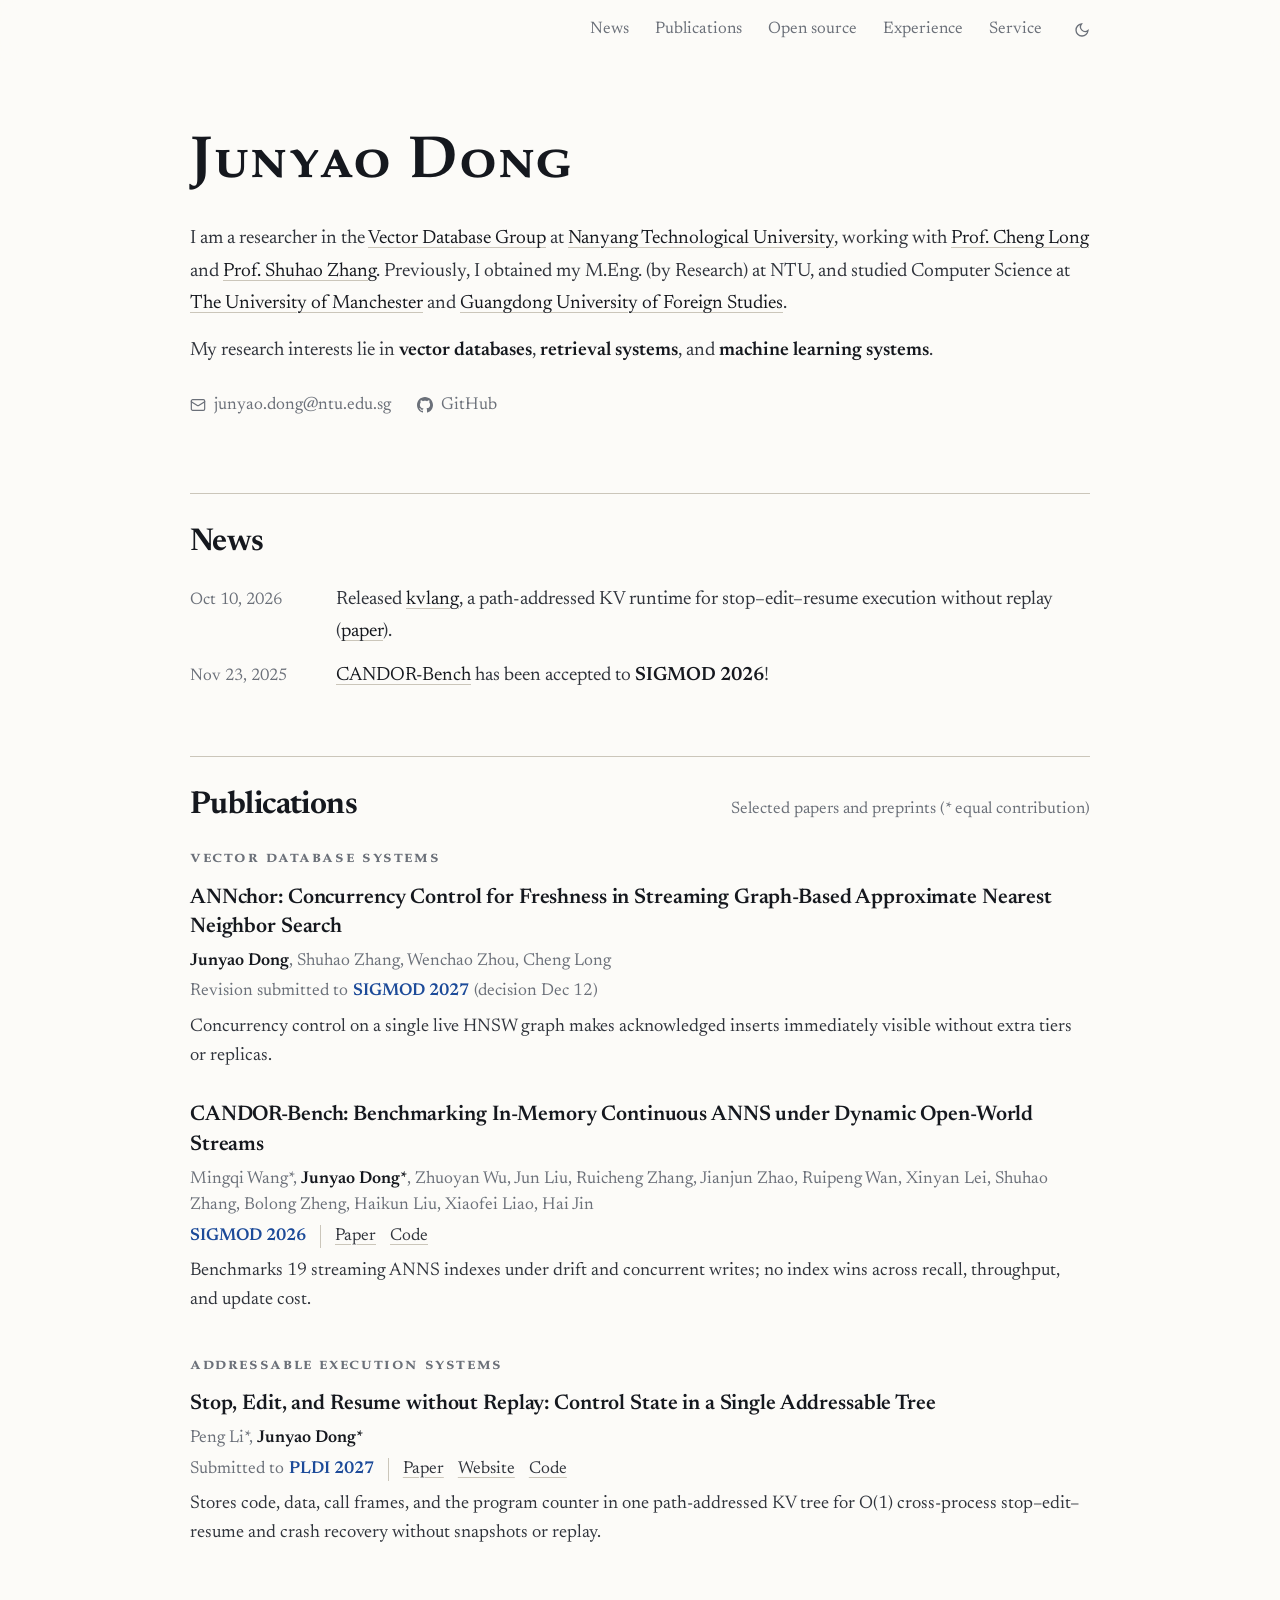
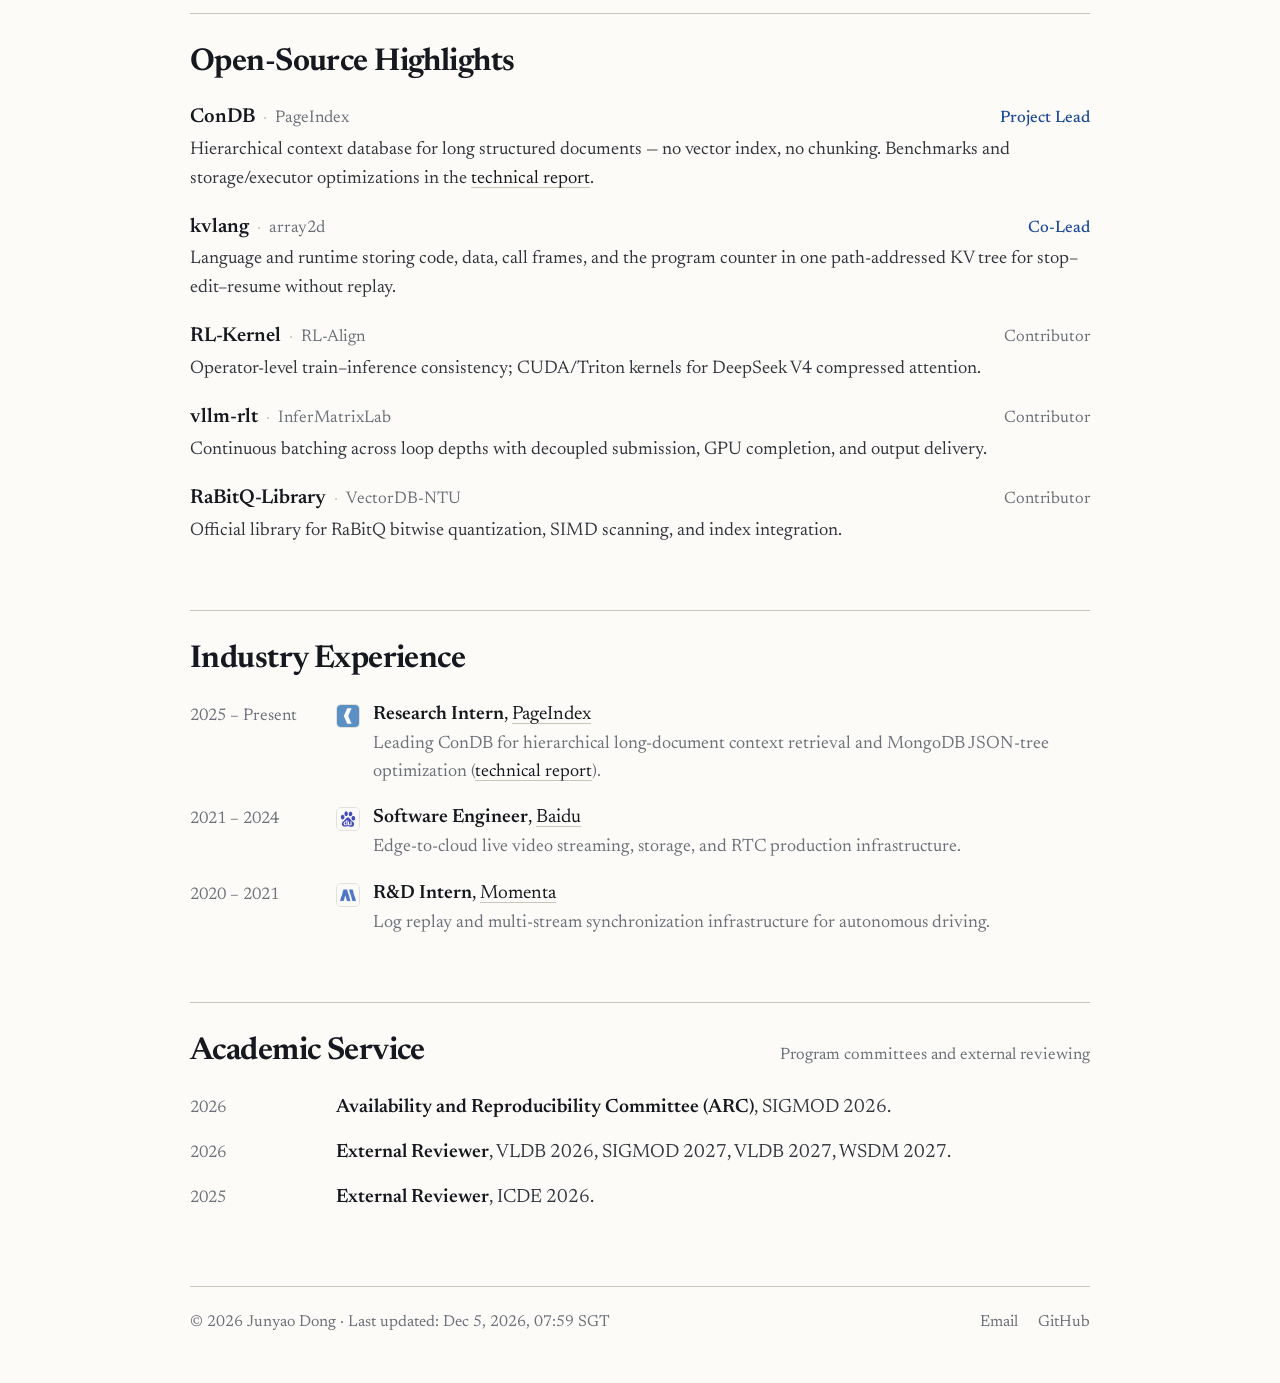
<file: index.html>
<!DOCTYPE html>
<html lang="en">
<head>
    <meta charset="UTF-8">
    <meta name="viewport" content="width=device-width, initial-scale=1.0">
    <title>Junyao Dong</title>
    <meta name="theme-color" content="#fcfbf8">
    <script>
        /* Light by default; a manual toggle lasts for the session. Runs before first paint. */
        (function () {
            var html = document.documentElement;
            var saved = null;
            try { saved = sessionStorage.getItem("theme"); } catch (e) {}
            var dark = saved === "dark";
            html.setAttribute("data-theme", dark ? "dark" : "light");
            if (dark) document.querySelector('meta[name="theme-color"]').setAttribute("content", "#0e1116");
        })();
    </script>
    <meta name="author" content="Junyao Dong">
    <meta name="description" content="Junyao Dong — Researcher in the Vector Database Group at Nanyang Technological University. Research on vector databases, retrieval systems, and machine learning systems.">
    <meta property="og:title" content="Junyao Dong">
    <meta property="og:description" content="Researcher @ Nanyang Technological University · Vector Databases, Retrieval Systems &amp; ML Systems">
    <meta property="og:type" content="website">
    <meta property="og:url" content="https://junyaodong.github.io/">
    <meta name="twitter:card" content="summary">
    <link rel="canonical" href="https://junyaodong.github.io/">
    <link rel="icon" type="image/svg+xml" href="favicon.svg">
    <link rel="apple-touch-icon" sizes="180x180" href="apple-touch-icon.png">
    <link rel="preload" href="fonts/newsreader-latin.woff2" as="font" type="font/woff2" crossorigin>
    <link rel="preload" href="fonts/name-display.woff2" as="font" type="font/woff2" crossorigin>
    <link rel="stylesheet" href="stylesheet.css?v=61">
</head>
<body>
    <a class="skip-link" href="#main">Skip to content</a>
    <nav class="nav" aria-label="Sections">
        <div class="nav-inner">
            <a class="brand" href="#about">Junyao Dong</a>
            <div class="nav-links">
                <a href="#news">News</a>
                <a href="#publications">Publications</a>
                <a href="#open-source">Open source</a>
                <a href="#experience">Experience</a>
                <a href="#service">Service</a>
                <!-- CV hidden: <a href="CV.pdf" target="_blank" rel="noopener noreferrer">CV</a> -->
            </div>
            <button class="theme-toggle" id="theme-toggle" type="button" aria-label="Dark mode" aria-pressed="false">
                <svg class="icon-sun" xmlns="http://www.w3.org/2000/svg" width="16" height="16" viewBox="0 0 24 24" fill="none" stroke="currentColor" stroke-width="2"><circle cx="12" cy="12" r="5"/><path d="M12 1v2M12 21v2M4.2 4.2l1.4 1.4M18.4 18.4l1.4 1.4M1 12h2M21 12h2M4.2 19.8l1.4-1.4M18.4 5.6l1.4-1.4"/></svg>
                <svg class="icon-moon" xmlns="http://www.w3.org/2000/svg" width="16" height="16" viewBox="0 0 24 24" fill="none" stroke="currentColor" stroke-width="2"><path d="M21 12.8A9 9 0 1 1 11.2 3 7 7 0 0 0 21 12.8z"/></svg>
            </button>
        </div>
    </nav>

    <header class="hero" id="about">
        <div class="wrap">
            <h1><span class="name">Junyao Dong</span></h1>
            <div class="hero-body">
                <p class="bio">
                    I am a researcher in the <a href="https://vectordb-ntu.github.io/" target="_blank" rel="noopener noreferrer">Vector Database Group</a> at <a href="https://www.ntu.edu.sg/" target="_blank" rel="noopener noreferrer">Nanyang Technological University</a>, working with
                    <a href="https://personal.ntu.edu.sg/c.long/" target="_blank" rel="noopener noreferrer">Prof. Cheng Long</a> and
                    <a href="https://shuhaozhangtony.github.io/" target="_blank" rel="noopener noreferrer">Prof. Shuhao Zhang</a>.
                    Previously, I obtained my M.Eng. (by Research) at NTU, and studied Computer Science at <a href="https://www.manchester.ac.uk/" target="_blank" rel="noopener noreferrer">The University of Manchester</a> and <a href="https://www.gdufs.edu.cn/" target="_blank" rel="noopener noreferrer">Guangdong University of Foreign Studies</a>.
                </p>
                <p class="bio">
                    My research interests lie in <strong>vector databases</strong>, <strong>retrieval systems</strong>, and <strong>machine learning systems</strong>.
                </p>
                <div class="contact">
                    <a class="contact-chip" href="mailto:junyao.dong@ntu.edu.sg">
                        <svg aria-hidden="true" xmlns="http://www.w3.org/2000/svg" width="15" height="15" viewBox="0 0 24 24" fill="none" stroke="currentColor" stroke-width="1.8" stroke-linecap="round" stroke-linejoin="round"><rect x="2" y="4" width="20" height="16" rx="2"/><path d="m22 7-8.97 5.7a1.94 1.94 0 0 1-2.06 0L2 7"/></svg>
                        <span>junyao.dong@ntu.edu.sg</span>
                    </a>
                    <!-- CV hidden:
                    <a class="contact-chip" href="CV.pdf" target="_blank" rel="noopener noreferrer">
                        <svg aria-hidden="true" xmlns="http://www.w3.org/2000/svg" width="15" height="15" viewBox="0 0 24 24" fill="none" stroke="currentColor" stroke-width="2" stroke-linecap="round" stroke-linejoin="round"><path d="M14 2H6a2 2 0 0 0-2 2v16a2 2 0 0 0 2 2h12a2 2 0 0 0 2-2V8z"/><polyline points="14 2 14 8 20 8"/><line x1="16" y1="13" x2="8" y2="13"/><line x1="16" y1="17" x2="8" y2="17"/></svg>
                        <span>CV</span>
                    </a>
                    -->
                    <a class="contact-chip" href="https://github.com/carsontung666" target="_blank" rel="noopener noreferrer">
                        <svg aria-hidden="true" xmlns="http://www.w3.org/2000/svg" width="15" height="15" viewBox="0 0 24 24" fill="currentColor"><path d="M12 0c-6.626 0-12 5.373-12 12 0 5.302 3.438 9.8 8.207 11.387.599.111.793-.261.793-.577v-2.234c-3.338.726-4.033-1.416-4.033-1.416-.546-1.387-1.333-1.756-1.333-1.756-1.089-.745.083-.729.083-.729 1.205.084 1.839 1.237 1.839 1.237 1.07 1.834 2.807 1.304 3.492.997.107-.775.418-1.305.762-1.604-2.665-.305-5.467-1.334-5.467-5.931 0-1.311.469-2.381 1.236-3.221-.124-.303-.535-1.524.117-3.176 0 0 1.008-.322 3.301 1.23.957-.266 1.983-.399 3.003-.404 1.02.005 2.047.138 3.006.404 2.291-1.552 3.297-1.23 3.297-1.23.653 1.653.242 2.874.118 3.176.77.84 1.235 1.911 1.235 3.221 0 4.609-2.807 5.624-5.479 5.921.43.372.823 1.102.823 2.222v3.293c0 .319.192.694.801.576 4.765-1.586 8.199-6.086 8.199-11.386 0-6.627-5.373-12-12-12z"/></svg>
                        <span>GitHub</span>
                    </a>
                </div>
            </div>
        </div>
    </header>

    <main id="main" tabindex="-1">
        <section class="section" id="news">
            <div class="wrap">
                <header class="section-head">
                    <h2>News</h2>
                </header>
                <div class="section-body">
                    <!--
                        [DEC 12 FLIP]:
                        <div class="news-row">
                            <span class="date">Dec &apos;26</span>
                            <span><strong>ANNchor</strong> has been accepted to <strong>SIGMOD 2027</strong>!</span>
                        </div>
                    -->
                    <div class="news-row">
                        <span class="date">Oct 10, 2026</span>
                        <span>Released <a href="https://github.com/array2d/kvlang" target="_blank" rel="noopener noreferrer">kvlang</a>, a path-addressed KV runtime for stop–edit–resume execution without replay (<a href="papers/kvlang.pdf" target="_blank" rel="noopener noreferrer">paper</a>).</span>
                    </div>
                    <div class="news-row">
                        <span class="date">Nov 23, 2025</span>
                        <span><a href="https://dl.acm.org/doi/10.1145/3786630" target="_blank" rel="noopener noreferrer">CANDOR-Bench</a> has been accepted to <strong>SIGMOD 2026</strong>!</span>
                    </div>
                </div>
            </div>
        </section>

        <section class="section" id="publications">
            <div class="wrap">
                <header class="section-head">
                    <h2>Publications</h2>
                    <p>Selected papers and preprints (* equal contribution)</p>
                </header>
                <div class="section-body">

                    <div class="theme infra" id="pubs-infra">
                        <div class="theme-head">
                            <h3>Vector Database Systems</h3>
                        </div>

                        <article class="pub" id="p-annchor">
                            <h4>ANNchor: Concurrency Control for Freshness in Streaming Graph-Based Approximate Nearest Neighbor Search</h4>
                            <p class="authors"><strong>Junyao Dong</strong>, Shuhao Zhang, Wenchao Zhou, Cheng Long</p>
                            <div class="pub-meta">
                                <span class="venue pending">Revision submitted to</span>
                                <span class="venue revision">SIGMOD 2027</span>
                                <span class="venue pending">(decision Dec 12)</span>
                            </div>
                            <p class="summary">Concurrency control on a single live HNSW graph makes acknowledged inserts immediately visible without extra tiers or replicas.</p>
                        </article>

                        <article class="pub" id="p-candor">
                            <h4><a href="https://dl.acm.org/doi/10.1145/3786630" target="_blank" rel="noopener noreferrer">CANDOR-Bench: Benchmarking In-Memory Continuous ANNS under Dynamic Open-World Streams</a></h4>
                            <p class="authors">Mingqi Wang*, <strong>Junyao Dong*</strong>, Zhuoyan Wu, Jun Liu, Ruicheng Zhang, Jianjun Zhao, Ruipeng Wan, Xinyan Lei, Shuhao Zhang, Bolong Zheng, Haikun Liu, Xiaofei Liao, Hai Jin</p>
                            <div class="pub-meta">
                                <span class="venue accepted">SIGMOD 2026</span>
                                <div class="pub-links">
                                    <a href="https://dl.acm.org/doi/10.1145/3786630" target="_blank" rel="noopener noreferrer">Paper</a>
                                    <a href="https://github.com/intellistream/SAGE-DB-Bench" target="_blank" rel="noopener noreferrer">Code</a>
                                </div>
                            </div>
                            <p class="summary">Benchmarks 19 streaming ANNS indexes under drift and concurrent writes; no index wins across recall, throughput, and update cost.</p>
                        </article>
                    </div>

                    <div class="theme opt" id="pubs-opt">
                        <div class="theme-head">
                            <h3>Addressable Execution Systems</h3>
                        </div>

                        <article class="pub" id="p-kvlang">
                            <h4><a href="papers/kvlang.pdf" target="_blank" rel="noopener noreferrer">Stop, Edit, and Resume without Replay: Control State in a Single Addressable Tree</a></h4>
                            <p class="authors">Peng Li*, <strong>Junyao Dong*</strong></p>
                            <div class="pub-meta">
                                <span class="venue pending">Submitted to</span>
                                <span class="venue conf">PLDI 2027</span>
                                <div class="pub-links">
                                    <a href="papers/kvlang.pdf" target="_blank" rel="noopener noreferrer">Paper</a>
                                    <a href="https://kvlang.com" target="_blank" rel="noopener noreferrer">Website</a>
                                    <a href="https://github.com/array2d/kvlang" target="_blank" rel="noopener noreferrer">Code</a>
                                </div>
                            </div>
                            <p class="summary">Stores code, data, call frames, and the program counter in one path-addressed KV tree for O(1) cross-process stop–edit–resume and crash recovery without snapshots or replay.</p>
                        </article>
                    </div>
                </div>
            </div>
        </section>

        <section class="section" id="open-source">
            <div class="wrap">
                <header class="section-head">
                    <h2>Open-Source Highlights</h2>
                </header>
                <div class="section-body">
                    <div class="oss-list">
                        <article class="oss-item" id="oss-condb">
                            <div class="oss-top">
                                <div class="oss-title">
                                    <h3><a href="https://github.com/VectifyAI/ConDB" target="_blank" rel="noopener noreferrer">ConDB</a></h3>
                                    <span class="oss-org">PageIndex</span>
                                </div>
                                <span class="oss-role lead">Project Lead</span>
                            </div>
                            <p class="oss-desc">Hierarchical context database for long structured documents — no vector index, no chunking. Benchmarks and storage/executor optimizations in the <a href="reports/json-tree-retrieval.pdf" target="_blank" rel="noopener noreferrer">technical report</a>.</p>
                        </article>

                        <article class="oss-item" id="oss-kvlang">
                            <div class="oss-top">
                                <div class="oss-title">
                                    <h3><a href="https://github.com/array2d/kvlang" target="_blank" rel="noopener noreferrer">kvlang</a></h3>
                                    <span class="oss-org">array2d</span>
                                </div>
                                <span class="oss-role lead">Co-Lead</span>
                            </div>
                            <p class="oss-desc">Language and runtime storing code, data, call frames, and the program counter in one path-addressed KV tree for stop–edit–resume without replay.</p>
                        </article>

                        <article class="oss-item" id="oss-rlkernel">
                            <div class="oss-top">
                                <div class="oss-title">
                                    <h3><a href="https://github.com/RL-Align/RL-Kernel" target="_blank" rel="noopener noreferrer">RL-Kernel</a></h3>
                                    <span class="oss-org">RL-Align</span>
                                </div>
                                <span class="oss-role">Contributor</span>
                            </div>
                            <p class="oss-desc">Operator-level train–inference consistency; CUDA/Triton kernels for DeepSeek V4 compressed attention.</p>
                        </article>

                        <article class="oss-item" id="oss-vllmrlt">
                            <div class="oss-top">
                                <div class="oss-title">
                                    <h3><a href="https://github.com/InferMatrixLab/vllm-rlt" target="_blank" rel="noopener noreferrer">vllm-rlt</a></h3>
                                    <span class="oss-org">InferMatrixLab</span>
                                </div>
                                <span class="oss-role">Contributor</span>
                            </div>
                            <p class="oss-desc">Continuous batching across loop depths with decoupled submission, GPU completion, and output delivery.</p>
                        </article>

                        <article class="oss-item" id="oss-rabitq">
                            <div class="oss-top">
                                <div class="oss-title">
                                    <h3><a href="https://github.com/VectorDB-NTU/RaBitQ-Library" target="_blank" rel="noopener noreferrer">RaBitQ-Library</a></h3>
                                    <span class="oss-org">VectorDB-NTU</span>
                                </div>
                                <span class="oss-role">Contributor</span>
                            </div>
                            <p class="oss-desc">Official library for RaBitQ bitwise quantization, SIMD scanning, and index integration.</p>
                        </article>
                    </div>
                </div>
            </div>
        </section>

        <section class="section" id="experience">
            <div class="wrap">
                <header class="section-head">
                    <h2>Industry Experience</h2>
                </header>
                <div class="section-body">
                    <div class="talk exp-row">
                        <span class="date">2025 – Present</span>
                        <div class="exp-body">
                            <span class="exp-logo" aria-hidden="true"><img src="images/exp-vectify.svg" alt="" loading="lazy"></span>
                            <div class="exp-text">
                                <p class="exp-head"><strong>Research Intern</strong>, <a href="https://pageindex.ai/" target="_blank" rel="noopener noreferrer">PageIndex</a></p>
                                <p class="exp-desc">Leading ConDB for hierarchical long-document context retrieval and MongoDB JSON-tree optimization (<a href="reports/json-tree-retrieval.pdf" target="_blank" rel="noopener noreferrer">technical report</a>).</p>
                            </div>
                        </div>
                    </div>
                    <div class="talk exp-row">
                        <span class="date">2021 – 2024</span>
                        <div class="exp-body">
                            <span class="exp-logo" aria-hidden="true"><img src="images/exp-baidu.svg" alt="" loading="lazy"></span>
                            <div class="exp-text">
                                <p class="exp-head"><strong>Software Engineer</strong>, <a href="https://www.baidu.com/" target="_blank" rel="noopener noreferrer">Baidu</a></p>
                                <p class="exp-desc">Edge-to-cloud live video streaming, storage, and RTC production infrastructure.</p>
                            </div>
                        </div>
                    </div>
                    <div class="talk exp-row">
                        <span class="date">2020 – 2021</span>
                        <div class="exp-body">
                            <span class="exp-logo" aria-hidden="true"><img src="images/exp-momenta.png" alt="" loading="lazy"></span>
                            <div class="exp-text">
                                <p class="exp-head"><strong>R&amp;D Intern</strong>, <a href="https://www.momenta.cn/" target="_blank" rel="noopener noreferrer">Momenta</a></p>
                                <p class="exp-desc">Log replay and multi-stream synchronization infrastructure for autonomous driving.</p>
                            </div>
                        </div>
                    </div>
                </div>
            </div>
        </section>

        <section class="section" id="service">
            <div class="wrap">
                <header class="section-head">
                    <h2>Academic Service</h2>
                    <p>Program committees and external reviewing</p>
                </header>
                <div class="section-body">
                    <div class="talk">
                        <span class="date">2026</span>
                        <p><strong>Availability and Reproducibility Committee (ARC)</strong>, SIGMOD 2026.</p>
                    </div>
                    <div class="talk">
                        <span class="date">2026</span>
                        <p><strong>External Reviewer</strong>, VLDB 2026, SIGMOD 2027, VLDB 2027, WSDM 2027.</p>
                    </div>
                    <div class="talk">
                        <span class="date">2025</span>
                        <p><strong>External Reviewer</strong>, ICDE 2026.</p>
                    </div>
                </div>
            </div>
        </section>
    </main>

    <footer class="footer">
        <div class="wrap footer-row">
            <span>© 2026 Junyao Dong · <span id="last-updated">Last updated: Nov 26, 2026, 21:26 SGT</span></span>
            <div class="footer-links">
                <a href="mailto:junyao.dong@ntu.edu.sg">Email</a>
                <!-- CV hidden: <a href="CV.pdf" target="_blank" rel="noopener noreferrer">CV</a> -->
                <a href="https://github.com/carsontung666" target="_blank" rel="noopener noreferrer">GitHub</a>
            </div>
        </div>
    </footer>
    <script src="site.js?v=17"></script>
    <!-- Default Statcounter code for personal page https://junyaodong.github.io/ -->
    <script type="text/javascript">
    var sc_project=13364389;
    var sc_invisible=1;
    var sc_security="73a1b81e";
    </script>
    <script type="text/javascript" src="https://www.statcounter.com/counter/counter.js" async></script>
    <noscript><div class="statcounter"><a title="Web Analytics" href="https://statcounter.com/" target="_blank" rel="noopener noreferrer"><img class="statcounter" src="https://c.statcounter.com/13364389/0/73a1b81e/1/" alt="" referrerPolicy="no-referrer-when-downgrade"></a></div></noscript>
    <!-- End of Statcounter Code -->
</body>
</html>
</file>
<file: stylesheet.css>
/* Junyao Dong — homepage styles.
   Typeset single column on one warm-paper surface:
   hierarchy comes from type scale, whitespace and hairline rules — no cards.
   Accent colour is reserved for hover, accepted venues and lead roles. */

/* ------------------------------------------------------------------ */
/* Fonts — self-hosted, zero third-party font requests                 */
/* ------------------------------------------------------------------ */
@font-face {
    font-family: "Newsreader";
    src: url("fonts/newsreader-latin.woff2") format("woff2");
    font-weight: 200 800;
    font-style: normal;
    font-display: swap;
}
@font-face {
    font-family: "Newsreader";
    src: url("fonts/newsreader-italic-latin.woff2") format("woff2");
    font-weight: 200 800;
    font-style: italic;
    font-display: swap;
}
@font-face {
    font-family: "JD Name Display";
    src: url("fonts/name-display.woff2") format("woff2");
    font-weight: 700;
    font-style: normal;
    font-display: swap;
}
@font-face {
    font-family: "JD Name Display";
    src: url("fonts/name-display-regular.woff2") format("woff2");
    font-weight: 400;
    font-style: normal;
    font-display: swap;
}

/* ------------------------------------------------------------------ */
/* Tokens                                                              */
/* ------------------------------------------------------------------ */
:root {
    --font-sans: "Newsreader", "Source Serif 4", Georgia, serif;
    --font-name: "JD Name Display", "TeX Gyre Pagella", "Palatino Linotype", Palatino, "Book Antiqua", Georgia, serif;

    --bg: #fcfbf8;            /* warm paper — the only surface */
    --bg-soft: #f2f0ea;       /* hover fill */
    --ink: #15181e;           /* headings & emphasis */
    --text: #30343c;          /* body copy */
    --muted: #6b7079;         /* metadata */
    --line: #e6e2d9;          /* hairline rules */
    --line-strong: #cbc6ba;   /* link underlines, separators */
    --accent: #1d4b99;        /* Oxford-slate blue */
    --accent-tint: #edf2fb;

    --max: 900px;
    --date-w: 124px;
    --gutter: 28px;
    --nav-h: 60px;
    --sec-gap: 64px;          /* whitespace above each section rule */
    color-scheme: light;
}

html[data-theme="dark"] {
    --bg: #0e1116;
    --bg-soft: #1a1f29;
    --ink: #f1f2f5;
    --text: #c9cdd6;
    --muted: #8b93a3;
    --line: #20262f;
    --line-strong: #3a4352;
    --accent: #8ab4f8;
    --accent-tint: rgba(138, 180, 248, 0.12);
    color-scheme: dark;
}

/* ------------------------------------------------------------------ */
/* Base                                                                */
/* ------------------------------------------------------------------ */
* { box-sizing: border-box; }
html {
    font-size: 18px;
    scroll-behavior: smooth;
    /* Sections carry their own top whitespace: anchors land with the rule just under the nav. */
    scroll-padding-top: calc(var(--nav-h) - var(--sec-gap) + 18px);
    -webkit-text-size-adjust: 100%;
    text-size-adjust: 100%;
}
body {
    margin: 0;
    overflow-x: clip;
    background: var(--bg);
    color: var(--text);
    font-family: var(--font-sans);
    font-optical-sizing: auto;
    font-size: 1.07rem;
    line-height: 1.65;
    -webkit-font-smoothing: antialiased;
}
img, svg { max-width: 100%; display: block; }
p { margin: 0; }
strong { color: var(--ink); font-weight: 600; }
::selection { background: rgba(29, 75, 153, 0.16); background: color-mix(in srgb, var(--accent) 18%, transparent); }
:focus-visible { outline: 2px solid var(--accent); outline-offset: 3px; border-radius: 3px; }

/* Links read as ink with a quiet underline; colour only arrives on hover. */
a {
    color: var(--ink);
    text-decoration: underline;
    text-decoration-color: var(--line-strong);
    text-decoration-thickness: 1px;
    text-underline-offset: 0.22em;
    transition: color 0.15s ease, text-decoration-color 0.15s ease;
}
a:hover { color: var(--accent); text-decoration-color: currentColor; }

.brand,
.theme-head h3 {
    font-family: var(--font-name);
    font-variant-caps: all-small-caps;
}

.skip-link {
    position: absolute;
    left: 12px;
    top: -60px;
    z-index: 40;
    padding: 8px 14px;
    border-radius: 6px;
    background: var(--ink);
    color: var(--bg);
    font-size: 0.9rem;
    text-decoration: none;
}
.skip-link:focus { top: 10px; color: var(--bg); text-decoration: none; }
main { padding: 0 0 8px; }
main:focus { outline: none; }

.wrap,
.nav-inner {
    width: min(var(--max), calc(100% - 2 * var(--gutter)));
    margin: 0 auto;
}

/* ------------------------------------------------------------------ */
/* Nav                                                                 */
/* ------------------------------------------------------------------ */
.nav {
    position: sticky;
    top: 0;
    z-index: 30;
    background: var(--bg);
    background: color-mix(in srgb, var(--bg) 88%, transparent);
    backdrop-filter: blur(12px);
    -webkit-backdrop-filter: blur(12px);
    border-bottom: 1px solid transparent;
    transition: border-color 0.2s ease;
}
.nav.scrolled { border-bottom-color: var(--line); }
.nav-inner {
    height: var(--nav-h);
    display: flex;
    align-items: center;
    gap: 24px;
}
.brand {
    color: var(--ink);
    font-weight: 700;
    font-size: 1.02rem;
    letter-spacing: 0.06em;
    white-space: nowrap;
    text-decoration: none;
    transition: color 0.2s ease, opacity 0.25s ease;
}
.brand:hover { color: var(--accent); text-decoration: none; }
/* The hero name sits right below: the nav brand only appears once it scrolls away. */
.nav.at-hero .brand { opacity: 0; pointer-events: none; }

.nav-links { display: flex; gap: clamp(16px, 2.4vw, 26px); margin-left: auto; }
.nav-links a {
    padding: 4px 0;
    color: var(--muted);
    font-size: 0.93rem;
    white-space: nowrap;
    text-decoration: underline;
    text-decoration-color: transparent;
    text-underline-offset: 0.45em;
    transition: color 0.15s ease, text-decoration-color 0.15s ease;
}
.nav-links a:hover { color: var(--ink); text-decoration-color: transparent; }
.nav-links a[aria-current] { color: var(--ink); text-decoration-color: var(--ink); }

.theme-toggle {
    flex: none;
    width: 32px;
    height: 32px;
    margin-right: -8px;
    border: 0;
    border-radius: 999px;
    background: transparent;
    color: var(--muted);
    display: grid;
    place-items: center;
    cursor: pointer;
    transition: background 0.2s ease, color 0.2s ease;
}
.theme-toggle:hover { background: var(--bg-soft); color: var(--ink); }
html[data-theme="dark"] .icon-moon,
html:not([data-theme="dark"]) .icon-sun { display: none; }

/* ------------------------------------------------------------------ */
/* Hero                                                                */
/* ------------------------------------------------------------------ */
.hero { padding: 72px 0 12px; }
.hero h1 {
    margin: 0 0 28px;
    font-family: var(--font-name);
    font-weight: 700;
    font-variant: small-caps;
    font-size: clamp(2.5rem, 6vw, 3.3rem);
    line-height: 1.04;
    letter-spacing: 0.02em;
    color: var(--ink);
}
.bio {
    line-height: 1.7;
}
.bio + .bio { margin-top: 14px; }

.contact {
    display: flex;
    flex-wrap: wrap;
    align-items: center;
    gap: 8px 26px;
    margin-top: 26px;
}
.contact-chip {
    display: inline-flex;
    align-items: center;
    gap: 8px;
    color: var(--muted);
    font-size: 0.96rem;
    line-height: 1.35;
    text-decoration: none;
}
.contact-chip svg {
    flex: none;
    width: 16px;
    height: 16px;
}
.contact-chip:hover { color: var(--accent); text-decoration: none; }

/* ------------------------------------------------------------------ */
/* Sections — a rule opens each section, then a bold heading           */
/* ------------------------------------------------------------------ */
.section { padding: var(--sec-gap) 0 0; }
.section > .wrap {
    border-top: 1px solid var(--line-strong);
    padding-top: 30px;
}
.section-head {
    display: flex;
    flex-wrap: wrap;
    justify-content: space-between;
    align-items: baseline;
    gap: 2px 20px;
    margin-bottom: 22px;
}
.section-head h2 {
    margin: 0;
    color: var(--ink);
    font-family: var(--font-sans);
    font-weight: 650;
    font-size: 1.75rem;
    letter-spacing: -0.018em;
    line-height: 1.2;
}
.section-head p {
    color: var(--muted);
    font-size: 0.92rem;
    line-height: 1.4;
}

/* ------------------------------------------------------------------ */
/* Date-rail rows — News, Experience, Service                          */
/* ------------------------------------------------------------------ */
.news-row,
.talk {
    display: grid;
    grid-template-columns: var(--date-w) minmax(0, 1fr);
    column-gap: 22px;
    align-items: baseline;
}
.news-row + .news-row,
.talk + .talk { margin-top: 13px; }
.date {
    color: var(--muted);
    font-size: 0.94rem;
    font-variant-numeric: tabular-nums lining-nums;
    white-space: nowrap;
}

/* Older news, collapsed */
.earlier { margin-top: 12px; }
.earlier summary {
    list-style: none;
    cursor: pointer;
    color: var(--muted);
    font-size: 0.94rem;
}
.earlier summary::-webkit-details-marker { display: none; }
.earlier summary:hover { color: var(--ink); }
.earlier summary::after { content: " ↓"; }
.earlier[open] summary { margin-bottom: 12px; }
.earlier[open] summary::after { content: " ↑"; }

/* News highlight */
.news-hot .hot-text {
    font-weight: 600;
    background-image: linear-gradient(90deg, #ff3d71, #ff9f1c, #2ec4b6, #3a86ff, #8338ec, #ff3d71);
    background-size: 300% 100%;
    -webkit-background-clip: text;
    background-clip: text;
    -webkit-text-fill-color: transparent;
    color: transparent;
    animation: hot-slide 30s linear infinite;
}
.news-hot .hot-text strong { color: inherit; -webkit-text-fill-color: transparent; }
.news-hot .hot-text a { color: var(--accent); -webkit-text-fill-color: var(--accent); }
html[data-theme="dark"] .news-hot .hot-text {
    background-image: linear-gradient(90deg, #ff7a9c, #ffc266, #5eead4, #7db4ff, #c4a1ff, #ff7a9c);
}
@keyframes hot-slide {
    from { background-position: 0% 50%; }
    to { background-position: 300% 50%; }
}

/* ------------------------------------------------------------------ */
/* Publications — small-caps thrust label, then papers                 */
/* ------------------------------------------------------------------ */
.theme + .theme { margin-top: 38px; }
.theme-head { margin-bottom: 14px; }
.theme-head h3 {
    margin: 0;
    color: var(--muted);
    font-weight: 700;
    font-size: 1rem;
    letter-spacing: 0.09em;
    line-height: 1.25;
}

.pub { scroll-margin-top: calc(var(--sec-gap) + 2px); }
.pub + .pub { margin-top: 30px; }
.pub:target {
    border-radius: 2px;
    background: var(--accent-tint);
    box-shadow: 0 0 0 12px var(--accent-tint);
}

.pub h4 {
    margin: 0;
    color: var(--ink);
    font-size: 1.18rem;
    font-weight: 600;
    line-height: 1.38;
    letter-spacing: -0.006em;
}
.pub h4 a { color: inherit; text-decoration: none; }
.pub h4 a:hover { color: var(--accent); }

.authors {
    margin-top: 6px;
    color: var(--muted);
    font-size: 0.96rem;
    line-height: 1.52;
}
.authors strong { font-weight: 600; }

.pub-meta {
    display: flex;
    flex-wrap: wrap;
    align-items: baseline;
    gap: 4px 0;
    margin-top: 6px;
    font-size: 0.96rem;
    line-height: 1.35;
}
.venue.accepted,
.venue.revision,
.venue.conf { color: var(--accent); font-weight: 600; }
.venue + .venue { margin-left: 0.28em; }
.venue.pending { color: var(--muted); }

.pub-links {
    display: inline-flex;
    flex-wrap: wrap;
    gap: 14px;
    margin-left: 14px;
    padding-left: 14px;
    border-left: 1px solid var(--line-strong);
}
.pub-links a { color: var(--text); }
.pub-links a:hover { color: var(--accent); }

.summary {
    margin-top: 9px;
    font-size: 1.02rem;
    line-height: 1.6;
}

/* ------------------------------------------------------------------ */
/* Open-Source Highlights                                              */
/* ------------------------------------------------------------------ */
.oss-item + .oss-item { margin-top: 20px; }
.oss-top {
    display: flex;
    align-items: baseline;
    justify-content: space-between;
    gap: 16px;
}
.oss-title {
    min-width: 0;
    display: flex;
    flex-wrap: wrap;
    align-items: baseline;
    gap: 0 8px;
}
.oss-item h3 {
    margin: 0;
    font-size: 1.12rem;
    font-weight: 600;
    line-height: 1.38;
    color: var(--ink);
}
.oss-item h3 a { color: inherit; text-decoration: none; }
.oss-item h3 a:hover { color: var(--accent); }
.oss-org {
    color: var(--muted);
    font-size: 0.94rem;
}
.oss-org::before {
    content: "·";
    margin-right: 8px;
    color: var(--line-strong);
}
.oss-role {
    flex: none;
    color: var(--muted);
    font-size: 0.92rem;
    white-space: nowrap;
}
.oss-role.lead { color: var(--accent); font-weight: 500; }
.oss-desc {
    margin-top: 3px;
    font-size: 1.02rem;
    line-height: 1.58;
}

/* ------------------------------------------------------------------ */
/* Experience                                                          */
/* ------------------------------------------------------------------ */
.exp-row { align-items: start; }
.exp-row + .exp-row { margin-top: 18px; }
.exp-row > .date { margin-top: 2px; }
.exp-body { display: flex; align-items: flex-start; gap: 13px; min-width: 0; }
.exp-logo {
    flex: none;
    width: 24px;
    height: 24px;
    margin-top: 3px;
    border-radius: 5px;
    overflow: hidden;
    background: #ffffff;
    border: 1px solid var(--line);
    filter: saturate(0.75) contrast(0.96);
    opacity: 0.9;
    transition: filter 0.2s ease, opacity 0.2s ease;
}
.exp-row:hover .exp-logo { filter: none; opacity: 1; }
.exp-logo img { width: 100%; height: 100%; object-fit: cover; }
.exp-text { flex: 1; min-width: 0; }
.exp-head { color: var(--ink); line-height: 1.45; }
.exp-desc { margin-top: 2px; color: var(--muted); font-size: 1rem; line-height: 1.54; }

/* ------------------------------------------------------------------ */
/* Footer                                                              */
/* ------------------------------------------------------------------ */
.footer { margin-top: var(--sec-gap); color: var(--muted); font-size: 0.88rem; }
.footer-row {
    border-top: 1px solid var(--line-strong);
    padding: 22px 0 48px;
    display: flex;
    justify-content: space-between;
    align-items: baseline;
    gap: 8px 24px;
    flex-wrap: wrap;
}
.footer-links { display: flex; gap: 20px; }
.footer a { color: var(--muted); text-decoration: none; }
.footer a:hover { color: var(--ink); }

/* ------------------------------------------------------------------ */
/* Motion                                                              */
/* ------------------------------------------------------------------ */
html.theme-anim,
html.theme-anim *,
html.theme-anim *::before,
html.theme-anim *::after {
    transition: background-color 0.3s ease, border-color 0.3s ease, color 0.3s ease, box-shadow 0.3s ease !important;
}
@media (prefers-reduced-motion: reduce) {
    html { scroll-behavior: auto; }
    .news-hot .hot-text { animation: none; }
}

/* ------------------------------------------------------------------ */
/* Responsive                                                          */
/* ------------------------------------------------------------------ */
@media (max-width: 680px) {
    :root { --gutter: 20px; --nav-h: 88px; --sec-gap: 44px; }
    html { font-size: 16.5px; }
    body { font-size: 1.04rem; }
    .nav { border-bottom-color: var(--line); }
    .nav-inner {
        display: grid;
        grid-template-columns: 1fr auto;
        grid-template-areas: "brand toggle" "links links";
        align-items: center;
        gap: 0 12px;
        padding-top: 8px;
    }
    .brand { grid-area: brand; }
    /* Two-row phone nav: keep the brand in place rather than leaving a hole. */
    .nav.at-hero .brand { opacity: 1; pointer-events: auto; color: var(--muted); }
    .theme-toggle { grid-area: toggle; }
    .nav-links {
        grid-area: links;
        gap: clamp(12px, 3.6vw, 24px);
        margin: 0 calc(-1 * var(--gutter));
        padding: 0 var(--gutter);
        overflow-x: auto;
        overscroll-behavior-x: contain;
        scrollbar-width: none;
    }
    .nav-links::-webkit-scrollbar { display: none; }
    .nav-links a { flex: none; padding: 9px 0 13px; font-size: 0.88rem; text-underline-offset: 0.4em; }

    .hero { padding: 40px 0 4px; }
    .hero h1 { margin-bottom: 20px; }
    .section > .wrap { padding-top: 24px; }
    .section-head { flex-direction: column; align-items: flex-start; margin-bottom: 18px; }
    .section-head h2 { font-size: 1.5rem; }
    .theme + .theme { margin-top: 34px; }
    .pub + .pub { margin-top: 24px; }
    .oss-top { gap: 10px; }
}

@media (max-width: 560px) {
    .news-row,
    .talk {
        grid-template-columns: minmax(0, 1fr);
        row-gap: 1px;
    }
    .news-row + .news-row,
    .talk + .talk { margin-top: 16px; }
    .exp-row > .date { margin-top: 0; }
    .exp-body { margin-top: 3px; }
}

/* ------------------------------------------------------------------ */
/* Print                                                               */
/* ------------------------------------------------------------------ */
@media print {
    :root,
    html[data-theme="dark"] {
        --bg: #fff; --bg-soft: #f3f3f3;
        --ink: #000; --text: #111; --muted: #444;
        --line: #ccc; --line-strong: #999;
        --accent: #1d4b99; --accent-tint: #eef3fb;
    }
    html { font-size: 11pt; }
    body { font-size: 1rem; }
    .nav, .skip-link { display: none; }
    .hero { padding: 0 0 6px; }
    .section { padding: 18px 0 0; }
    .section > .wrap { padding-top: 12px; }
    .pub, .oss-item, .news-row, .talk { break-inside: avoid; }
}
</file>
